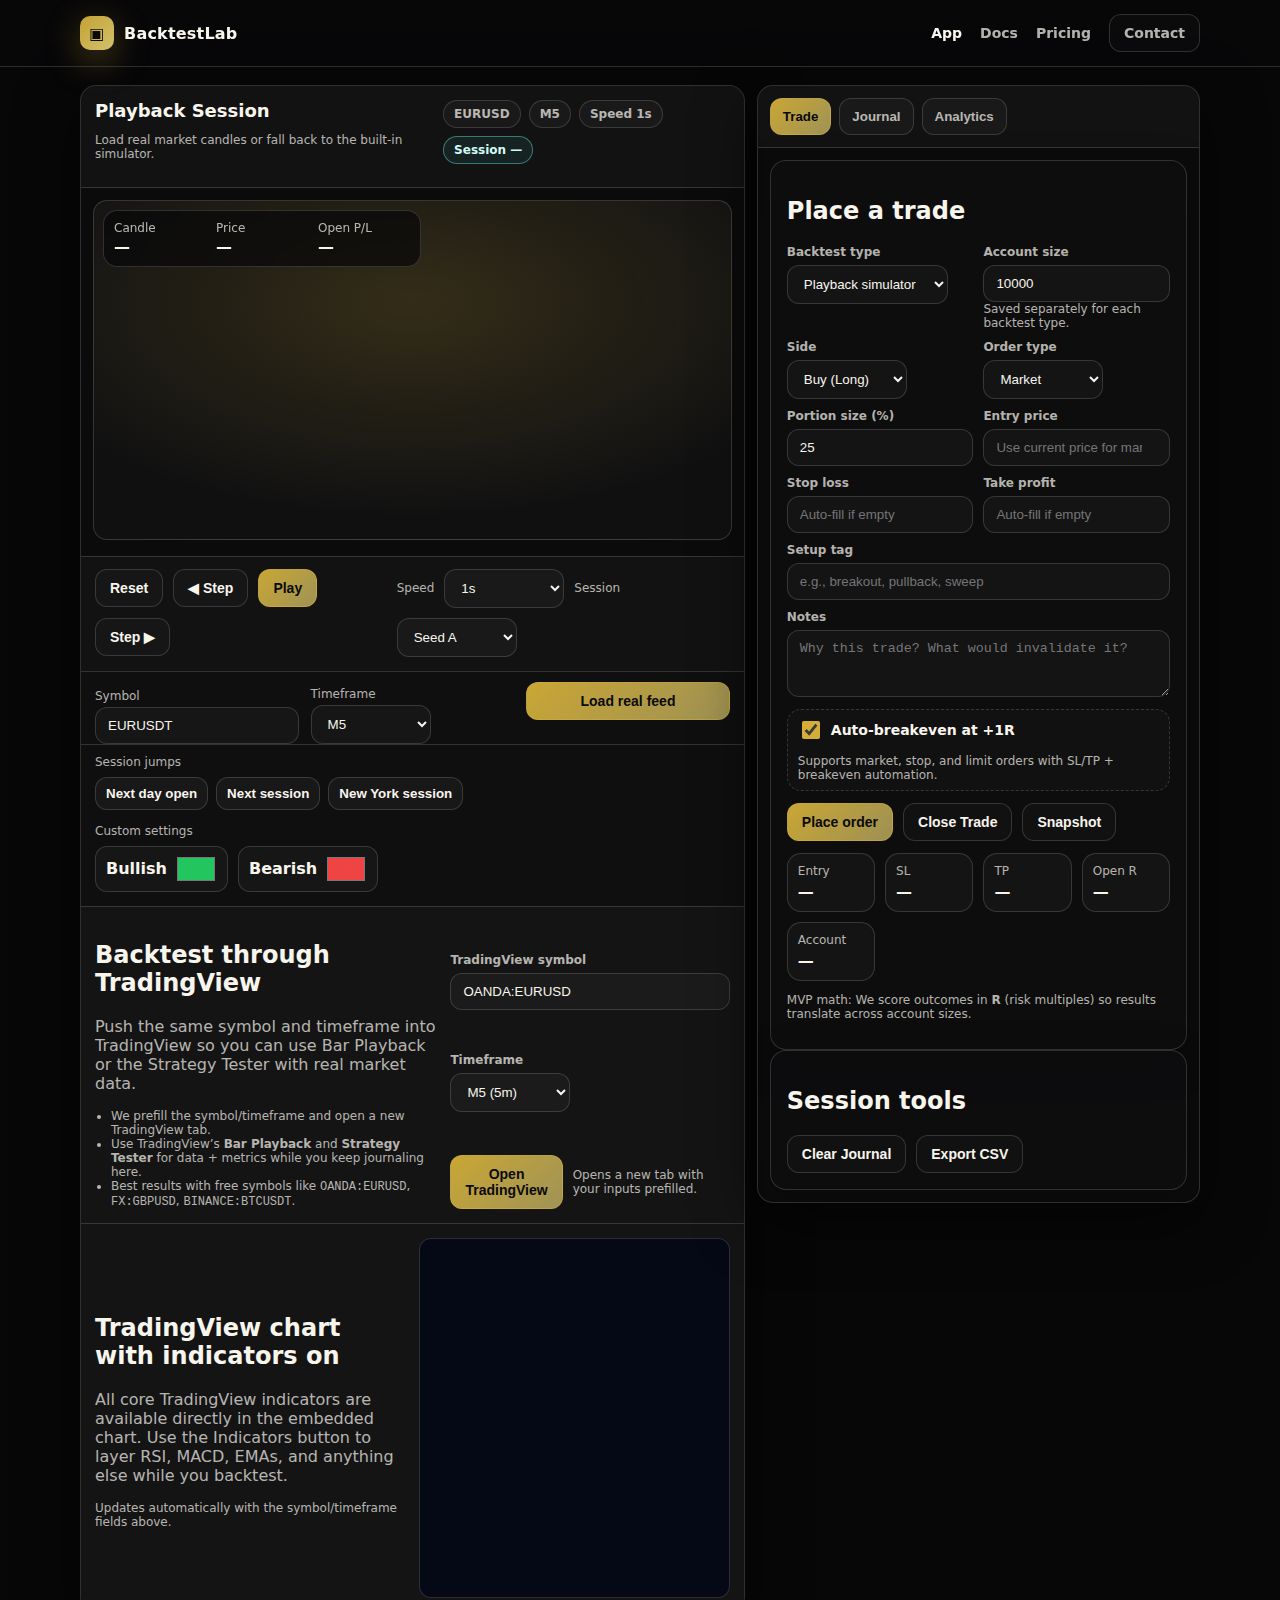
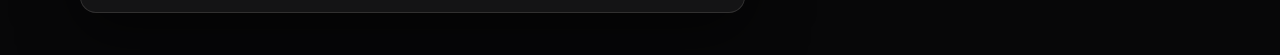
<file: app.html>
<!doctype html>
<html lang="en">
<head>
  <meta charset="utf-8" />
  <meta name="viewport" content="width=device-width,initial-scale=1" />
  <title>BacktestLab App — Playback Simulator</title>
  <meta name="description" content="Candle-by-candle Playback simulator with journaling and analytics." />
  <link rel="stylesheet" href="style.css" />
</head>
<body class="app-body">
  <header class="site-header">
    <div class="container header-inner">
      <a class="brand" href="index.html">
        <span class="brand-mark">▣</span>
        <span class="brand-name">BacktestLab</span>
      </a>

      <nav class="nav">
        <a class="active" href="app.html">App</a>
        <a href="docs.html">Docs</a>
        <a href="pricing.html">Pricing</a>
        <a href="contact.html" class="btn btn-ghost">Contact</a>
      </nav>
    </div>
  </header>

  <main class="app">
    <div class="container app-grid">
      <!-- LEFT: CHART + CONTROLS -->
      <section class="panel chart-panel">
        <div class="panel-top">
          <div class="panel-title">
            <h1>Playback Session</h1>
            <p class="muted tiny">Load real market candles or fall back to the built-in simulator.</p>
          </div>

          <div class="session-badges">
            <span class="tag" id="symbolTag">EURUSD</span>
            <span class="tag" id="tfTag">M5</span>
            <span class="tag" id="speedTag">Speed 1s</span>
            <span class="tag session-tag" id="sessionTag">Session —</span>
          </div>
        </div>

        <div class="chart-wrap">
          <canvas id="chart" width="980" height="520" aria-label="Playback chart canvas"></canvas>
          <div class="chart-hud">
            <div class="hud-item">
              <div class="muted tiny">Candle</div>
              <div class="hud-value" id="hudIndex">—</div>
            </div>
            <div class="hud-item">
              <div class="muted tiny">Price</div>
              <div class="hud-value" id="hudPrice">—</div>
            </div>
            <div class="hud-item">
              <div class="muted tiny">Open P/L</div>
              <div class="hud-value" id="hudOpenPL">—</div>
            </div>
          </div>
        </div>

        <div class="controls">
          <div class="controls-left">
            <button class="btn btn-ghost" id="btnReset" type="button">Reset</button>
            <button class="btn btn-ghost" id="btnPrev" type="button">◀ Step</button>
            <button class="btn btn-primary" id="btnPlay" type="button">Play</button>
            <button class="btn btn-ghost" id="btnNext" type="button">Step ▶</button>
          </div>

          <div class="controls-right">
            <label class="muted tiny" for="speed">Speed</label>
            <select id="speed" class="select">
              <option value="1000" data-label="1s" selected>1s</option>
              <option value="5000" data-label="5s">5s</option>
              <option value="10000" data-label="10s">10s</option>
              <option value="15000" data-label="15s">15s</option>
              <option value="30000" data-label="30s">30s</option>
              <option value="60000" data-label="1m">1m</option>
              <option value="300000" data-label="5m">5m</option>
              <option value="600000" data-label="10m">10m</option>
              <option value="1800000" data-label="30m">30m</option>
              <option value="3600000" data-label="1h">1h</option>
              <option value="7200000" data-label="2h">2h</option>
              <option value="14400000" data-label="4h">4h</option>
            </select>

            <label class="muted tiny" for="seed">Session</label>
            <select id="seed" class="select">
              <option value="A" selected>Seed A</option>
              <option value="B">Seed B</option>
              <option value="C">Seed C</option>
            </select>
          </div>
        </div>

        <div class="feed-controls">
          <div class="feed-field">
            <label class="muted tiny" for="feedSymbol">Symbol</label>
            <input id="feedSymbol" class="input" type="text" value="EURUSDT" autocomplete="off" />
          </div>

          <div class="feed-field">
            <label class="muted tiny" for="feedInterval">Timeframe</label>
            <select id="feedInterval" class="select">
              <option value="1m">M1</option>
              <option value="5m" selected>M5</option>
              <option value="15m">M15</option>
              <option value="1h">H1</option>
              <option value="4h">H4</option>
              <option value="1d">1D</option>
            </select>
          </div>

          <div class="feed-actions">
            <button class="btn btn-primary" id="btnLoadFeed" type="button">Load real feed</button>
            <div class="tiny" id="feedStatus" aria-live="polite"></div>
          </div>
        </div>

        <div class="session-actions">
          <div class="session-shortcuts">
            <div class="muted tiny">Session jumps</div>
            <div class="shortcut-row">
              <button class="chip" id="btnNextDay" type="button">Next day open</button>
              <button class="chip" id="btnNextSession" type="button">Next session</button>
              <button class="chip" id="btnNYSession" type="button">New York session</button>
            </div>
          </div>

          <div class="session-colors">
            <div class="muted tiny">Custom settings</div>
            <div class="color-row">
              <label class="color-pick">
                <span>Bullish</span>
                <input type="color" id="bullColor" value="#22c55e" aria-label="Bullish candle color" />
              </label>
              <label class="color-pick">
                <span>Bearish</span>
                <input type="color" id="bearColor" value="#ef4444" aria-label="Bearish candle color" />
              </label>
            </div>
          </div>
        </div>

        <div class="tradingview-bridge">
          <div>
            <h2>Backtest through TradingView</h2>
            <p class="muted">Push the same symbol and timeframe into TradingView so you can use Bar Playback or the Strategy Tester with real market data.</p>
            <ul class="tiny muted tv-list">
              <li>We prefill the symbol/timeframe and open a new TradingView tab.</li>
              <li>Use TradingView’s <strong>Bar Playback</strong> and <strong>Strategy Tester</strong> for data + metrics while you keep journaling here.</li>
              <li>Best results with free symbols like <code>OANDA:EURUSD</code>, <code>FX:GBPUSD</code>, <code>BINANCE:BTCUSDT</code>.</li>
            </ul>
          </div>

          <form class="tv-form" id="tvForm">
            <div class="field">
              <label for="tvSymbol">TradingView symbol</label>
              <input id="tvSymbol" class="input" type="text" value="OANDA:EURUSD" />
            </div>

            <div class="field">
              <label for="tvTf">Timeframe</label>
              <select id="tvTf" class="select">
                <option value="5" data-label="M5" selected>M5 (5m)</option>
                <option value="15" data-label="M15">M15 (15m)</option>
                <option value="60" data-label="H1">H1 (1h)</option>
                <option value="240" data-label="H4">H4 (4h)</option>
                <option value="D" data-label="1D">1D (daily)</option>
              </select>
            </div>

            <div class="tv-actions">
              <button class="btn btn-primary" type="submit">Open TradingView</button>
              <span class="tiny muted">Opens a new tab with your inputs prefilled.</span>
            </div>
          </form>
        </div>

        <div class="tv-indicators">
          <div>
            <h2>TradingView chart with indicators on</h2>
            <p class="muted">All core TradingView indicators are available directly in the embedded chart. Use the Indicators button to layer RSI, MACD, EMAs, and anything else while you backtest.</p>
            <p class="tiny muted">Updates automatically with the symbol/timeframe fields above.</p>
          </div>
          <div id="tvChartShell">
            <div id="tvChartContainer" class="tv-chart" aria-label="TradingView advanced chart with indicators"></div>
          </div>
        </div>
      </section>

      <!-- RIGHT: TRADE + JOURNAL + ANALYTICS -->
      <aside class="panel side-panel">
        <div class="tabs">
          <button class="tab active" data-tab="trade" type="button">Trade</button>
          <button class="tab" data-tab="journal" type="button">Journal</button>
          <button class="tab" data-tab="stats" type="button">Analytics</button>
        </div>

        <!-- TRADE TAB -->
        <div class="tabpane active" id="tab-trade">
          <div class="card">
            <h2>Place a trade</h2>

            <div class="form-grid">
              <div class="field">
                <label for="backtestType">Backtest type</label>
                <select id="backtestType" class="select">
                  <option value="playback" selected>Playback simulator</option>
                  <option value="tradingview">TradingView bridge</option>
                </select>
              </div>

              <div class="field">
                <label for="accountSize">Account size</label>
                <input id="accountSize" class="input" type="number" min="100" step="100" value="10000" />
                <div class="tiny muted">Saved separately for each backtest type.</div>
              </div>

              <div class="field">
                <label for="direction">Side</label>
                <select id="direction" class="select">
                  <option value="long" selected>Buy (Long)</option>
                  <option value="short">Sell (Short)</option>
                </select>
              </div>

              <div class="field">
                <label for="orderType">Order type</label>
                <select id="orderType" class="select">
                  <option value="market" selected>Market</option>
                  <option value="limit">Limit</option>
                  <option value="stop">Stop</option>
                </select>
              </div>

              <div class="field">
                <label for="portion">Portion size (%)</label>
                <input id="portion" class="input" type="number" min="1" max="100" step="1" value="25" />
              </div>

              <div class="field">
                <label for="entryPrice">Entry price</label>
                <input id="entryPrice" class="input" type="number" step="0.00001" placeholder="Use current price for market" />
              </div>

              <div class="field">
                <label for="stopPrice">Stop loss</label>
                <input id="stopPrice" class="input" type="number" step="0.00001" placeholder="Auto-fill if empty" />
              </div>

              <div class="field">
                <label for="takeProfit">Take profit</label>
                <input id="takeProfit" class="input" type="number" step="0.00001" placeholder="Auto-fill if empty" />
              </div>

              <div class="field span2">
                <label for="setup">Setup tag</label>
                <input id="setup" class="input" type="text" placeholder="e.g., breakout, pullback, sweep" />
              </div>

              <div class="field span2">
                <label for="notes">Notes</label>
                <textarea id="notes" class="textarea" rows="3" placeholder="Why this trade? What would invalidate it?"></textarea>
              </div>
            </div>

            <div class="trade-toggles">
              <label class="toggle">
                <input id="autoBE" type="checkbox" checked />
                <span class="toggle-label">Auto-breakeven at +1R</span>
              </label>
              <span class="muted tiny">Supports market, stop, and limit orders with SL/TP + breakeven automation.</span>
            </div>

            <div class="trade-actions">
              <button class="btn btn-primary" id="btnEnter" type="button">Place order</button>
              <button class="btn btn-ghost" id="btnClose" type="button" disabled>Close Trade</button>
              <button class="btn btn-ghost" id="btnSnapshot" type="button">Snapshot</button>
            </div>

            <div class="trade-readout">
              <div class="readout">
                <div class="muted tiny">Entry</div>
                <div class="value" id="roEntry">—</div>
              </div>
              <div class="readout">
                <div class="muted tiny">SL</div>
                <div class="value" id="roSL">—</div>
              </div>
              <div class="readout">
                <div class="muted tiny">TP</div>
                <div class="value" id="roTP">—</div>
              </div>
              <div class="readout">
                <div class="muted tiny">Open R</div>
                <div class="value" id="roOpenR">—</div>
              </div>
              <div class="readout">
                <div class="muted tiny">Account</div>
                <div class="value" id="roAccount">—</div>
              </div>
            </div>

            <p class="tiny muted">
              MVP math: We score outcomes in <strong>R</strong> (risk multiples) so results translate across account sizes.
            </p>
          </div>

          <div class="card">
            <h2>Session tools</h2>
            <div class="row">
              <button class="btn btn-ghost" id="btnClearJournal" type="button">Clear Journal</button>
              <button class="btn btn-ghost" id="btnExport" type="button">Export CSV</button>
            </div>
          </div>
        </div>

        <!-- JOURNAL TAB -->
        <div class="tabpane" id="tab-journal">
          <div class="card">
            <h2>Journal</h2>
            <p class="muted tiny">Trades are stored in your browser (LocalStorage) for this MVP.</p>

            <div class="table-wrap">
              <table class="table" id="journalTable">
                <thead>
                  <tr>
                    <th>#</th>
                    <th>Dir</th>
                    <th>Setup</th>
                    <th>Entry</th>
                    <th>Exit</th>
                    <th>Stop pts</th>
                    <th>R</th>
                    <th>Result</th>
                    <th>Opened</th>
                    <th>Closed</th>
                    <th>Snapshot</th>
                  </tr>
                </thead>
                <tbody></tbody>
              </table>
            </div>

            <div class="tiny muted">
              Tip: Use Setup tags so you can see what patterns actually pay. Journals auto-trim to avoid lag.
              <span id="journalNotice" class="notice"></span>
            </div>
          </div>
        </div>

        <!-- STATS TAB -->
        <div class="tabpane" id="tab-stats">
          <div class="card">
            <h2>Analytics</h2>
            <div class="stats-grid">
              <div class="statcard">
                <div class="muted tiny">Trades</div>
                <div class="statbig" id="stTrades">0</div>
              </div>
              <div class="statcard">
                <div class="muted tiny">Win rate</div>
                <div class="statbig" id="stWinRate">0%</div>
              </div>
              <div class="statcard">
                <div class="muted tiny">Avg R</div>
                <div class="statbig" id="stAvgR">0.00</div>
              </div>
              <div class="statcard">
                <div class="muted tiny">Expectancy</div>
                <div class="statbig" id="stExp">0.00</div>
              </div>
              <div class="statcard">
                <div class="muted tiny">Profit factor</div>
                <div class="statbig" id="stPF">—</div>
              </div>
              <div class="statcard">
                <div class="muted tiny">Max drawdown (R)</div>
                <div class="statbig" id="stDD">0.00</div>
              </div>
            </div>

            <div class="card subtle">
              <h3 class="h3">How to read this</h3>
              <ul class="list">
                <li><strong>Expectancy</strong> = average R per trade (edge indicator).</li>
                <li><strong>Profit factor</strong> = gross wins ÷ gross losses.</li>
                <li><strong>Drawdown</strong> = worst peak-to-valley in cumulative R.</li>
              </ul>
            </div>
          </div>
        </div>
      </aside>
    </div>
  </main>

  <script src="app.js"></script>
</body>
</html>
</file>
<file: style.css>
:root{
  --bg:#070708;
  --panel:#0E0E10;
  --panel2:#121217;
  --text:#F8F5ED;
  --muted:rgba(248,245,237,.72);
  --muted2:rgba(248,245,237,.52);
  --line:rgba(248,245,237,.16);
  --brand:#D4AF37;
  --brand2:#F6E27F;
  --good:#B8FFB0;
  --bad:#FF9A9A;
  --warn:#F6E27F;
  --shadow: 0 18px 60px rgba(0,0,0,.55);
  --radius:16px;
}

*{box-sizing:border-box}
html,body{height:100%}
body{
  margin:0;
  font-family: ui-sans-serif, system-ui, -apple-system, Segoe UI, Roboto, Helvetica, Arial, "Apple Color Emoji","Segoe UI Emoji";
  background:
    radial-gradient(900px 500px at 18% 18%, rgba(212,175,55,.16), transparent 55%),
    radial-gradient(820px 520px at 78% 14%, rgba(246,226,127,.12), transparent 55%),
    radial-gradient(880px 520px at 42% 88%, rgba(255,255,255,.06), transparent 60%),
    var(--bg);
  color:var(--text);
}

a{color:inherit; text-decoration:none}
a:hover{opacity:.92}

.container{width:min(1120px, 92vw); margin:0 auto}

.site-header{
  position:sticky;
  top:0;
  z-index:50;
  backdrop-filter: blur(10px);
  background: rgba(7,7,8,.7);
  border-bottom:1px solid var(--line);
}
.header-inner{
  display:flex;
  align-items:center;
  justify-content:space-between;
  padding:14px 0;
}
.brand{display:flex; align-items:center; gap:10px; font-weight:800; letter-spacing:.2px}
.brand-mark{
  width:34px;height:34px;border-radius:10px;
  display:grid;place-items:center;
  background: linear-gradient(135deg, rgba(212,175,55,.92), rgba(246,226,127,.85));
  box-shadow: 0 10px 35px rgba(212,175,55,.35);
  color:#0A0A0C;
  font-weight:900;
}
.brand-name{font-size:16px}

.nav{display:flex; align-items:center; gap:18px}
.nav a{color:var(--muted); font-weight:600; font-size:14px}
.nav a.active{color:var(--text)}
.nav a:hover{color:var(--text)}

.btn{
  display:inline-flex; align-items:center; justify-content:center;
  padding:10px 14px;
  border-radius:12px;
  border:1px solid var(--line);
  font-weight:700;
  font-size:14px;
  background: rgba(255,255,255,.04);
  cursor:pointer;
  transition: transform .12s ease, background .12s ease, border-color .12s ease;
}
.btn:hover{transform: translateY(-1px); border-color: rgba(234,240,255,.22)}
.btn:active{transform: translateY(0px)}
.btn-primary{
  border-color: rgba(212,175,55,.45);
  background: linear-gradient(135deg, rgba(212,175,55,.95), rgba(246,226,127,.62));
  color:#0A0A0C;
}
.btn-ghost{background: rgba(255,255,255,.02); color:var(--text)}
.pill{
  display:inline-flex; gap:8px; align-items:center;
  padding:6px 10px; border-radius:999px;
  border:1px solid var(--line);
  background: rgba(255,255,255,.05);
  color:var(--muted);
  font-weight:700;
  font-size:12px;
}

.hero{padding:54px 0 18px}
.hero-grid{
  display:grid;
  grid-template-columns: 1.1fr .9fr;
  gap:26px;
  align-items:stretch;
}
.hero h1{font-size:48px; line-height:1.06; margin:12px 0 12px}
.lead{font-size:16px; color:var(--muted); line-height:1.6; max-width:54ch}
.hero-cta{display:flex; gap:12px; margin:18px 0 18px}

.mini-metrics{display:grid; grid-template-columns:repeat(3,1fr); gap:12px; margin-top:14px}
.mini-card{
  border:1px solid var(--line);
  background: rgba(255,255,255,.02);
  border-radius:14px;
  padding:12px;
}
.mini-title{color:var(--muted2); font-size:12px; font-weight:700}
.mini-value{margin-top:6px; font-weight:900}

.hero-card{
  border:1px solid var(--line);
  background: rgba(14,14,16,.70);
  border-radius: var(--radius);
  box-shadow: var(--shadow);
  overflow:hidden;
}
.hero-card-top{
  display:flex; align-items:center; gap:8px;
  padding:12px 14px;
  border-bottom:1px solid var(--line);
  background: rgba(255,255,255,.03);
}
.dot{width:10px; height:10px; border-radius:50%}
.dot.red{background:#FF5C5C}
.dot.yellow{background:#FFCB45}
.dot.green{background:#25D366}
.hero-card-title{margin-left:6px; color:var(--muted); font-weight:700; font-size:13px}

.hero-card-body{padding:14px}
.mock-row{display:flex; gap:8px; align-items:center; margin-bottom:10px}
.tag{
  display:inline-flex;
  padding:6px 10px;
  border-radius:999px;
  border:1px solid var(--line);
  background: rgba(255,255,255,.03);
  font-size:12px;
  font-weight:800;
  color:var(--muted);
}
.session-tag{border-color: rgba(94,234,212,.45); background: rgba(94,234,212,.08); color:#d1faf4}
.muted{color:var(--muted)}
.tiny{font-size:12px}

.mock-chart{
  height:240px;
  border-radius:14px;
  border:1px solid var(--line);
  background:
    linear-gradient(180deg, rgba(255,255,255,.05), rgba(255,255,255,.02)),
    radial-gradient(640px 240px at 50% 50%, rgba(212,175,55,.22), transparent 62%);
  position:relative;
  overflow:hidden;
  display:flex;
  align-items:flex-end;
  gap:8px;
  padding:16px;
}
.candle{
  width:16px;
  border-radius:6px;
  position:relative;
  background: rgba(34,197,94,.75);
}
.candle::before{
  content:"";
  position:absolute;
  left:50%;
  transform:translateX(-50%);
  width:2px;
  top:-18px;
  height:18px;
  background: rgba(234,240,255,.45);
}
.c2,.c4,.c7,.c9,.c11{background: rgba(239,68,68,.75)}
.c1{height:90px}.c2{height:52px}.c3{height:118px}.c4{height:70px}.c5{height:140px}.c6{height:88px}
.c7{height:58px}.c8{height:126px}.c9{height:80px}.c10{height:110px}.c11{height:62px}.c12{height:132px}

.mock-controls{display:flex; gap:10px; align-items:center; margin-top:12px}
.chip{
  border:1px solid var(--line);
  background: rgba(255,255,255,.04);
  color:var(--text);
  padding:8px 10px;
  border-radius:12px;
  font-weight:800;
}
.mock-stats{
  display:grid;
  grid-template-columns: repeat(3,1fr);
  gap:10px;
  margin-top:12px;
}
.stat{font-size:18px; font-weight:900}

.section{padding:54px 0}
.section.alt{background: rgba(255,255,255,.02); border-top:1px solid var(--line); border-bottom:1px solid var(--line)}
.section h2{font-size:32px; margin:0 0 10px}
.sublead{color:var(--muted); line-height:1.6; margin:0 0 18px; max-width:70ch}

.feature-grid{
  display:grid;
  grid-template-columns: repeat(4,1fr);
  gap:12px;
  margin-top:18px;
}
.feature{
  border:1px solid var(--line);
  background: rgba(255,255,255,.02);
  border-radius: var(--radius);
  padding:16px;
}
.feature h3{margin:0 0 8px; font-size:16px}
.feature p{margin:0; color:var(--muted); line-height:1.55}

.two-col{
  display:grid;
  grid-template-columns: 1fr 1fr;
  gap:12px;
}

.card{
  border:1px solid var(--line);
  background: rgba(14,14,16,.62);
  border-radius: var(--radius);
  padding:16px;
  box-shadow: 0 12px 40px rgba(0,0,0,.22);
}
.card.subtle{
  background: rgba(255,255,255,.03);
  box-shadow:none;
}
.h3{margin:0 0 8px}
.list{margin:10px 0 0 18px; color:var(--muted); line-height:1.6}
.list li{margin:6px 0}

.callout{
  margin-top:18px;
  border:1px solid rgba(212,175,55,.40);
  background: linear-gradient(135deg, rgba(212,175,55,.18), rgba(246,226,127,.12));
  border-radius: var(--radius);
  padding:16px;
  display:flex;
  align-items:center;
  justify-content:space-between;
  gap:14px;
}

.footer-cta{text-align:center}
.footer-cta .btn{margin-top:10px}

.site-footer{
  border-top:1px solid var(--line);
  padding:24px 0;
  background: rgba(7,7,8,.65);
}
.footer-inner{
  display:flex;
  align-items:center;
  justify-content:space-between;
  gap:12px;
}
.footer-links{display:flex; gap:14px}
.footer-links a{color:var(--muted); font-weight:700; font-size:13px}
.footer-links a:hover{color:var(--text)}

.app-body{background: var(--bg)}
.app{padding:18px 0 44px}
.app-grid{
  display:grid;
  grid-template-columns: 1.2fr .8fr;
  gap:12px;
  align-items:start;
}
.panel{
  border:1px solid var(--line);
  background: rgba(14,14,16,.64);
  border-radius: var(--radius);
  box-shadow: var(--shadow);
  overflow:hidden;
}
.panel-top{
  display:flex;
  justify-content:space-between;
  align-items:flex-start;
  gap:14px;
  padding:14px;
  border-bottom:1px solid var(--line);
  background: rgba(255,255,255,.03);
}
.panel-top h1{margin:0; font-size:18px}
.session-badges{display:flex; gap:8px; flex-wrap:wrap}

.chart-wrap{position:relative; padding:12px}
canvas{
  width:100%;
  height:auto;
  border-radius:14px;
  border:1px solid var(--line);
  background:
    radial-gradient(720px 360px at 50% 30%, rgba(212,175,55,.18), transparent 60%),
    rgba(255,255,255,.025);
}
.chart-hud{
  position:absolute;
  top:22px;
  left:22px;
  display:flex;
  gap:10px;
  padding:10px;
  border-radius:14px;
  border:1px solid var(--line);
  background: rgba(7,7,8,.7);
  backdrop-filter: blur(10px);
}
.hud-item{min-width:92px}
.hud-value{font-weight:900; margin-top:2px}

.controls{
  display:flex;
  justify-content:space-between;
  gap:12px;
  padding:12px 14px 14px;
  border-top:1px solid var(--line);
  background: rgba(255,255,255,.03);
}
.controls-left,.controls-right{display:flex; align-items:center; gap:10px; flex-wrap:wrap}

.feed-controls{
  display:grid;
  grid-template-columns: repeat(auto-fit, minmax(160px,1fr));
  gap:12px;
  padding:10px 14px 0;
  border-top:1px solid var(--line);
  background: rgba(255,255,255,.02);
  align-items:end;
}

.feed-field label{display:block; margin-bottom:4px}

.feed-actions{display:flex; flex-direction:column; gap:6px}

#feedStatus{min-height:18px}

#feedStatus.success{color:#34d399}

#feedStatus.error{color:#f87171}

.session-actions{
  display:flex;
  justify-content:space-between;
  gap:14px;
  padding:10px 14px 14px;
  border-top:1px solid var(--line);
  background: rgba(255,255,255,.02);
  flex-wrap:wrap;
}
.session-shortcuts,.session-colors{display:flex; flex-direction:column; gap:8px}
.shortcut-row{display:flex; gap:8px; flex-wrap:wrap}
.color-row{display:flex; gap:10px; align-items:center; flex-wrap:wrap}
.color-pick{
  display:flex;
  align-items:center;
  gap:8px;
  padding:6px 10px;
  border:1px solid var(--line);
  border-radius:12px;
  background: rgba(255,255,255,.03);
  font-weight:700;
}
.color-pick input[type="color"]{
  width:42px;
  height:32px;
  border:none;
  background:transparent;
  padding:0;
  cursor:pointer;
}

.tradingview-bridge{
  display:grid;
  grid-template-columns: 1.1fr .9fr;
  gap:14px;
  padding:14px;
  border-top:1px solid var(--line);
  background: rgba(255,255,255,.04);
}
.tv-list{padding-left:16px; margin:12px 0 0}
.tv-form{display:grid; grid-template-columns: repeat(auto-fit, minmax(220px,1fr)); gap:10px; align-items:end}
.tv-actions{display:flex; gap:10px; align-items:center; grid-column: 1/-1}
.tv-indicators{
  display:grid;
  grid-template-columns: 1fr 1fr;
  gap:14px;
  padding:14px;
  border-top:1px solid var(--line);
  background: rgba(255,255,255,.04);
  align-items:center;
}
.tv-chart{
  width:100%;
  height:360px;
  border:1px solid var(--line);
  border-radius:12px;
  overflow:hidden;
  background:#050915;
}
@media (max-width: 900px){
  .tv-indicators{grid-template-columns: 1fr}
  .tv-chart{height:320px}
}

.select, .input, .textarea{
  width:100%;
  padding:10px 12px;
  border-radius:12px;
  border:1px solid var(--line);
  background: rgba(255,255,255,.03);
  color:var(--text);
  outline:none;
}
.select{width:auto; min-width:120px}
.textarea{resize:vertical}

.tabs{
  display:flex;
  gap:8px;
  padding:12px;
  border-bottom:1px solid var(--line);
  background: rgba(255,255,255,.03);
}
.tab{
  border:1px solid var(--line);
  background: rgba(255,255,255,.03);
  color:var(--muted);
  padding:10px 12px;
  border-radius:12px;
  font-weight:900;
  cursor:pointer;
}
.tab.active{
  color:#0A0A0C;
  border-color: rgba(212,175,55,.45);
  background: linear-gradient(135deg, rgba(212,175,55,.95), rgba(246,226,127,.62));
}
.tabpane{display:none; padding:12px}
.tabpane.active{display:block}

.form-grid{
  display:grid;
  grid-template-columns: 1fr 1fr;
  gap:10px;
  margin-top:10px;
}
.field label{display:block; font-size:12px; color:var(--muted); font-weight:800; margin-bottom:6px}
.field.span2{grid-column:1 / -1}

.trade-toggles{
  display:flex;
  gap:12px;
  align-items:center;
  justify-content:space-between;
  flex-wrap:wrap;
  margin-top:8px;
  padding:8px 10px;
  border:1px dashed var(--line);
  border-radius:14px;
  background: rgba(255,255,255,.02);
}
.toggle{display:flex; align-items:center; gap:8px; font-weight:800; color:var(--text)}
.toggle input[type="checkbox"]{width:18px; height:18px; accent-color: var(--brand)}
.toggle-label{font-size:14px}

.trade-actions{display:flex; gap:10px; margin-top:12px}
.trade-readout{
  margin-top:12px;
  display:grid;
  grid-template-columns: repeat(4,1fr);
  gap:10px;
}
.readout{
  border:1px solid var(--line);
  background: rgba(255,255,255,.03);
  border-radius:14px;
  padding:10px;
}
.readout .value{font-weight:900; margin-top:4px}

.row{display:flex; gap:10px; flex-wrap:wrap; margin-top:10px}

.table-wrap{overflow:auto; border-radius:14px; border:1px solid var(--line)}
.table{
  width:100%;
  border-collapse:collapse;
  min-width:820px;
}
.table th, .table td{
  padding:10px 10px;
  border-bottom:1px solid var(--line);
  font-size:13px;
}
.table th{color:var(--muted); text-align:left; background: rgba(255,255,255,.02)}
.table tbody tr:hover{background: rgba(255,255,255,.02)}
.badge-good{color:var(--good); font-weight:900}
.badge-bad{color:var(--bad); font-weight:900}
.badge-flat{color:var(--warn); font-weight:900}
.snapshot-link{color:var(--brand2); font-weight:800; font-size:12px; text-decoration:underline; cursor:pointer}
.notice{display:inline-block; margin-left:8px; color:var(--brand2); font-weight:700}

.stats-grid{
  display:grid;
  grid-template-columns: repeat(2, 1fr);
  gap:10px;
  margin-top:10px;
}
.statcard{
  border:1px solid var(--line);
  background: rgba(255,255,255,.03);
  border-radius:14px;
  padding:12px;
}
.statbig{font-size:22px; font-weight:1000; margin-top:6px}

.pricing-grid{
  display:grid;
  grid-template-columns: repeat(3, 1fr);
  gap:12px;
  margin-top:18px;
}
.price-card{
  border:1px solid var(--line);
  background: rgba(14,14,16,.62);
  border-radius: var(--radius);
  padding:16px;
  box-shadow: 0 12px 40px rgba(0,0,0,.22);
  display:flex;
  flex-direction:column;
  gap:10px;
}
.price-card.highlight{
  border-color: rgba(212,175,55,.45);
  background: linear-gradient(135deg, rgba(14,14,16,.72), rgba(212,175,55,.12));
}
.price-top h2{margin:0}
.price{font-size:34px; font-weight:1000}
.price-card .btn{margin-top:auto}

@media (max-width: 980px){
  .hero-grid{grid-template-columns:1fr}
  .feature-grid{grid-template-columns:1fr 1fr}
  .two-col{grid-template-columns:1fr}
  .app-grid{grid-template-columns:1fr}
  .trade-readout{grid-template-columns:1fr 1fr}
  .pricing-grid{grid-template-columns:1fr}
  .nav{gap:12px}
}
</file>
